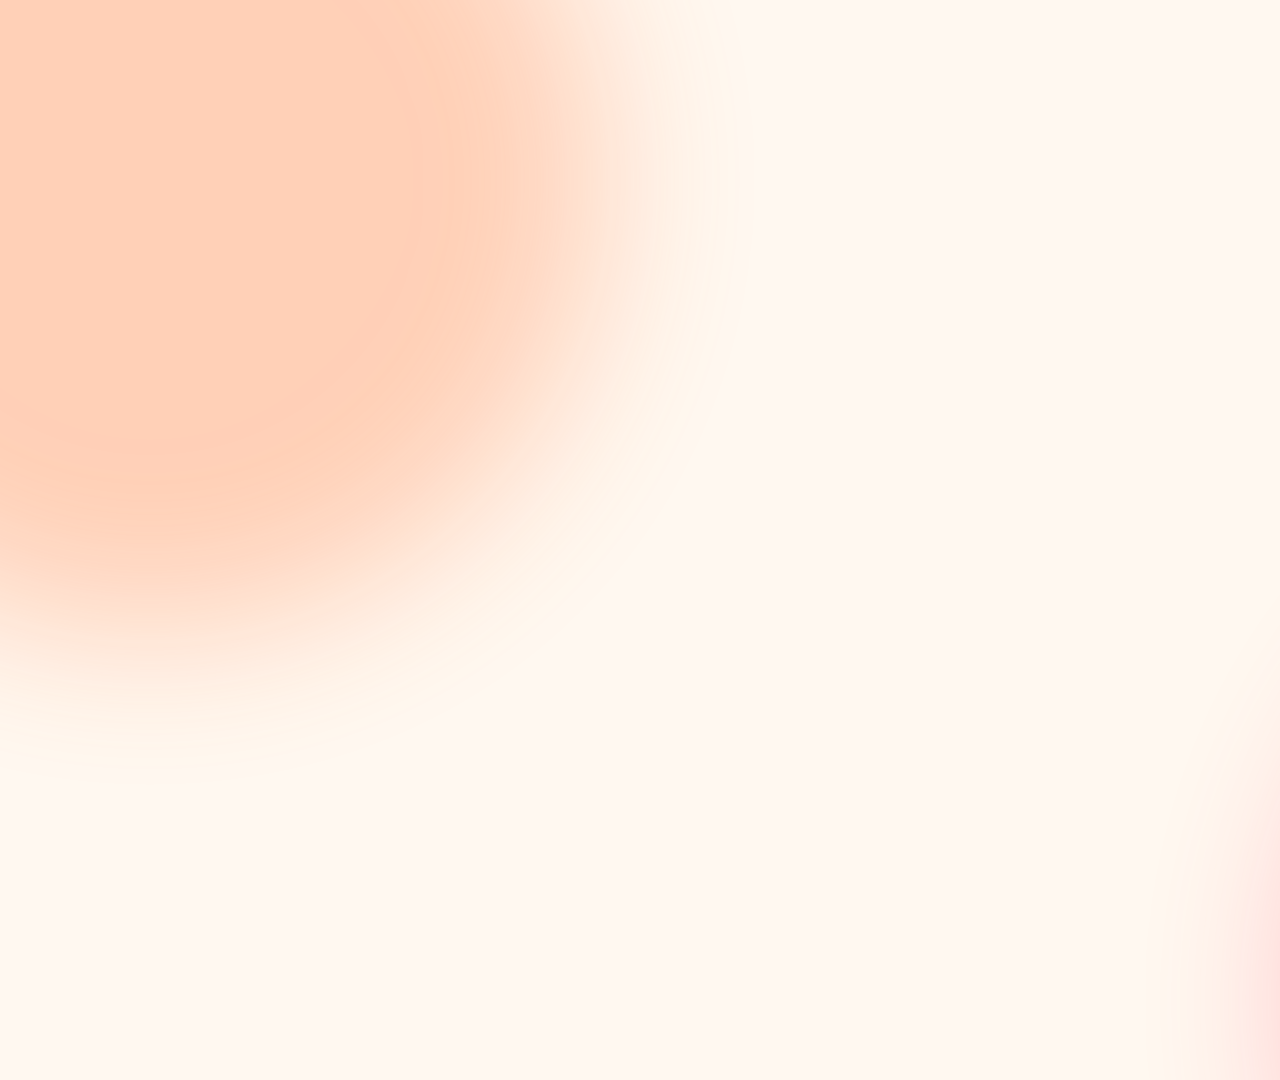
<file: video/index.html>
<!DOCTYPE html>
<html lang="fr">
<head>
<meta charset="utf-8">
<title>Friandeasy – vidéo de présentation (source)</title>
<!--
  Vidéo de présentation 20 s, 1920×1080, 30 i/s. Animations pilotées par une timeline JS déterministe :
  window.seek(t) place chaque élément à l'instant t (secondes). Rendu image par image : node render.js
  Aperçu dans le navigateur : ouvrir ce fichier avec ?play=1 (lecture en boucle).
  Identité du site : orange #FF7A3D, rose #FF4D6D (dégradé du logo), encre #2B2B33, fond crème #FFF8F0, Poppins.
-->
<style>
  @font-face { font-family: "Poppins"; font-weight: 800; src: url("fonts/Poppins-ExtraBold.ttf") format("truetype"); }
  @font-face { font-family: "Poppins"; font-weight: 600; src: url("fonts/Poppins-SemiBold.ttf") format("truetype"); }
  :root { --orange: #FF7A3D; --pink: #FF4D6D; --ink: #2B2B33; --cream: #FFF8F0; --grad: linear-gradient(135deg, var(--orange), var(--pink)); }
  * { box-sizing: border-box; margin: 0; padding: 0; }
  html, body { width: 1920px; height: 1080px; overflow: hidden; background: var(--cream); }
  #stage { position: relative; width: 1920px; height: 1080px; overflow: hidden; background: var(--cream);
           font-family: "Poppins", sans-serif; color: var(--ink); }
  .blob { position: absolute; border-radius: 50%; filter: blur(80px); opacity: .32; will-change: transform; }
  .blob--o { width: 900px; height: 900px; background: var(--orange); left: -300px; top: -350px; }
  .blob--p { width: 1000px; height: 1000px; background: var(--pink); right: -380px; bottom: -420px; }
  .scene { position: absolute; inset: 0; display: flex; flex-direction: column; align-items: center; justify-content: center; text-align: center; }
  .el { will-change: transform, opacity; opacity: 0; }
  h1, .title { font-weight: 800; font-size: 120px; line-height: 1.08; letter-spacing: -.02em; }
  .title--m { font-size: 88px; }
  /* padding bas : le dégradé couvre aussi les jambages (g, p) au lieu de les couper */
  .grad { background: var(--grad); -webkit-background-clip: text; background-clip: text; color: transparent; padding: 0 .06em .16em; margin-bottom: -.16em; }
  .text { font-weight: 600; font-size: 48px; line-height: 1.3; }

  /* Scène 2 */
  .logo-h { width: 760px; height: auto; margin-bottom: 56px; }

  /* Scène 3 */
  .cats { display: flex; gap: 48px; margin-top: 64px; }
  .cat { width: 500px; height: 440px; border-radius: 40px; background: #fff; border: 4px solid transparent;
         box-shadow: 0 24px 60px rgba(43, 43, 51, .10); display: flex; flex-direction: column; align-items: center; justify-content: center; gap: 28px; }
  .cat.is-on { border-color: var(--pink); box-shadow: 0 30px 70px rgba(255, 77, 109, .25); }
  .cat__ico { width: 200px; height: 200px; border-radius: 50%; background: var(--grad); display: grid; place-items: center; }
  .cat__ico svg { width: 128px; height: 128px; }
  .cat__label { font-weight: 800; font-size: 52px; line-height: 1.1; padding: 0 20px; }

  /* Scène 4 */
  .resid { display: flex; align-items: center; gap: 110px; }
  .resid__art { position: relative; width: 560px; height: 640px; }
  .resid__art svg.building { position: absolute; left: 0; bottom: 0; width: 560px; height: 560px; }
  .pin { position: absolute; left: 50%; top: 0; width: 150px; height: 190px; margin-left: -75px; }
  .resid__txt { text-align: left; }
  .badge { display: inline-flex; align-items: center; gap: 22px; margin-top: 40px; padding: 18px 40px 18px 26px; border-radius: 999px;
           background: var(--grad); color: #fff; font-weight: 800; font-size: 72px; line-height: 1; }
  .badge svg { width: 76px; height: 76px; }

  /* Scène 5 */
  .icon-logo { width: 190px; height: 190px; margin-bottom: 48px; }
  .contact { margin-top: 44px; display: flex; flex-direction: column; gap: 18px; align-items: center; }
  .pill { display: inline-flex; align-items: center; gap: 18px; font-weight: 600; font-size: 52px; padding: 14px 44px; border-radius: 999px; background: #fff;
          box-shadow: 0 16px 40px rgba(43, 43, 51, .08); }
  .pill svg { width: 52px; height: 52px; }
  .pill--grad { background: var(--grad); color: #fff; font-weight: 800; }
</style>
</head>
<body>
<div id="stage">
  <div class="blob blob--o" id="blobO"></div>
  <div class="blob blob--p" id="blobP"></div>

  <!-- 1. Accroche (0–2,7 s) -->
  <section class="scene" id="s1">
    <div id="s1group">
      <h1 class="el" id="s1a">Un petit creux&nbsp;?</h1>
      <h1 class="el grad" id="s1b">Une urgence&nbsp;?</h1>
    </div>
  </section>

  <!-- 2. Marque (2,7–6,9 s) -->
  <section class="scene" id="s2">
    <img class="el logo-h" id="s2logo" src="../assets/logo-horizontal.svg" alt="Friandeasy">
    <p class="el title title--m" id="s2a">Le distributeur</p>
    <p class="el title title--m grad" id="s2b">de votre résidence</p>
  </section>

  <!-- 3. Catégories (6,9–11,6 s) -->
  <section class="scene" id="s3">
    <p class="el title title--m" id="s3t">Dans votre distributeur</p>
    <div class="cats" id="cats">
      <div class="cat el" id="c1">
        <div class="cat__ico"><svg viewBox="0 0 100 100" aria-hidden="true"><!-- paquet de snacks -->
          <path d="M26 16h48l-4 10 4 10v46l-6 6H32l-6-6V36l4-10z" fill="#fff"/><path d="M26 16h48l-4 10H30z" fill="#FFD9C7"/>
          <circle cx="50" cy="58" r="14" fill="#FF7A3D"/><circle cx="50" cy="58" r="6" fill="#fff"/></svg></div>
        <div class="cat__label">Snacks</div>
      </div>
      <div class="cat el" id="c2">
        <div class="cat__ico"><svg viewBox="0 0 100 100" aria-hidden="true"><!-- produits du quotidien : tube + brosse -->
          <rect x="22" y="30" width="24" height="56" rx="6" fill="#fff"/><rect x="27" y="20" width="14" height="12" rx="3" fill="#FFD9C7"/>
          <rect x="22" y="52" width="24" height="12" fill="#FF7A3D"/>
          <rect x="60" y="34" width="10" height="54" rx="5" fill="#fff"/><rect x="58" y="12" width="14" height="26" rx="4" fill="#FFD9C7"/>
          <path d="M60 16h10M60 22h10M60 28h10" stroke="#FF4D6D" stroke-width="3" stroke-linecap="round"/></svg></div>
        <div class="cat__label">Produits du quotidien</div>
      </div>
      <div class="cat el" id="c3">
        <div class="cat__ico"><svg viewBox="0 0 100 100" aria-hidden="true"><!-- canette + bouteille -->
          <rect x="18" y="30" width="30" height="56" rx="7" fill="#fff"/><rect x="18" y="48" width="30" height="20" fill="#FF4D6D"/><rect x="24" y="26" width="18" height="5" rx="2" fill="#FFD9C7"/>
          <path d="M62 24h14v8l6 10v38a6 6 0 0 1-6 6H62a6 6 0 0 1-6-6V42l6-10z" fill="#fff"/><rect x="61" y="14" width="16" height="10" rx="3" fill="#FFD9C7"/>
          <rect x="56" y="54" width="26" height="14" fill="#FF7A3D"/></svg></div>
        <div class="cat__label">Boissons</div>
      </div>
    </div>
  </section>

  <!-- 4. Résidences 24h/24 (11,6–15,4 s) -->
  <section class="scene" id="s4">
    <div class="resid">
      <div class="resid__art el" id="s4art">
        <svg class="building" viewBox="0 0 560 560" aria-hidden="true">
          <rect x="60" y="120" width="300" height="440" rx="18" fill="#2B2B33"/>
          <rect x="330" y="230" width="190" height="330" rx="18" fill="#3A3A45"/>
          <rect x="60" y="100" width="300" height="34" rx="10" fill="#FF4D6D"/>
          <g id="win"></g>
          <rect x="170" y="470" width="80" height="90" rx="10" fill="#FF7A3D"/>
          <rect x="0" y="548" width="560" height="12" rx="6" fill="#2B2B33" opacity=".25"/>
        </svg>
        <svg class="pin" id="s4pin" viewBox="0 0 150 190" aria-hidden="true">
          <defs><linearGradient id="pg" x1="0" y1="0" x2="1" y2="1"><stop offset="0" stop-color="#FF7A3D"/><stop offset="1" stop-color="#FF4D6D"/></linearGradient></defs>
          <path d="M75 186S10 112 10 68a65 65 0 0 1 130 0c0 44-65 118-65 118z" fill="url(#pg)"/>
          <circle cx="75" cy="68" r="26" fill="#fff"/>
        </svg>
      </div>
      <div class="resid__txt">
        <p class="el title title--m" id="s4a">Dans les résidences</p>
        <p class="el title title--m" id="s4b">étudiantes</p>
        <div class="el badge" id="s4c"><svg viewBox="0 0 24 24" aria-hidden="true"><circle cx="12" cy="12" r="9.5" fill="none" stroke="#fff" stroke-width="2.4"/><path d="M12 6.5V12l3.8 2.4" fill="none" stroke="#fff" stroke-width="2.4" stroke-linecap="round"/></svg>24h/24</div>
      </div>
    </div>
  </section>

  <!-- 5. Contact (15,4–20 s) -->
  <section class="scene" id="s5">
    <img class="el icon-logo" id="s5logo" src="../assets/favicon.svg" alt="">
    <p class="el title title--m" id="s5a">N'hésitez pas à nous contacter</p>
    <div class="contact">
      <div class="el pill" id="s5b"><svg viewBox="0 0 24 24" aria-hidden="true"><rect x="3" y="5" width="18" height="14" rx="3" fill="none" stroke="#FF4D6D" stroke-width="2"/><path d="M4 7l8 6 8-6" fill="none" stroke="#FF4D6D" stroke-width="2" stroke-linejoin="round"/></svg>contact@friandeasy.fr</div>
      <div class="el pill pill--grad" id="s5c">friandeasy.fr</div>
    </div>
  </section>
</div>

<script>
(() => {
  const DURATION = 20, FPS = 30, TR = 0.3;               // transitions de 0,3 s
  // Courbe cubic-bezier(.22, 1, .36, 1) (sortie douce), résolue numériquement
  function bezier(x1, y1, x2, y2) {
    const cx = 3 * x1, bx = 3 * (x2 - x1) - cx, ax = 1 - cx - bx, cy = 3 * y1, by = 3 * (y2 - y1) - cy, ay = 1 - cy - by;
    const X = t => ((ax * t + bx) * t + cx) * t, Y = t => ((ay * t + by) * t + cy) * t, dX = t => (3 * ax * t + 2 * bx) * t + cx;
    return x => { if (x <= 0) return 0; if (x >= 1) return 1; let t = x; for (let i = 0; i < 8; i++) { const d = dX(t); if (Math.abs(d) < 1e-6) break; t -= (X(t) - x) / d; } return Y(Math.min(1, Math.max(0, t))); };
  }
  const easeOut = bezier(.22, 1, .36, 1), easeIn = bezier(.55, 0, .78, .34), easeInOut = bezier(.65, 0, .35, 1);
  const clamp = (x, a = 0, b = 1) => Math.min(b, Math.max(a, x));
  const $ = id => document.getElementById(id);

  // Entrée à tIn, sortie à tOut (chacune dure TR). Renvoie 0..1 (visibilité) + phase.
  function vis(t, tIn, tOut) {
    if (t < tIn || t >= tOut + TR) return { v: 0, k: 'off' };
    if (t < tIn + TR) return { v: easeOut((t - tIn) / TR), k: 'in' };
    if (t >= tOut) return { v: 1 - easeIn((t - tOut) / TR), k: 'out' };
    return { v: 1, k: 'on' };
  }
  // Applique une entrée « fondu + glissé (+ zoom) »
  function apply(el, t, tIn, tOut, o = {}) {
    const s = vis(t, tIn, tOut), dy = o.dy ?? 40, z0 = o.z0 ?? 1, z1 = o.z1 ?? 1;
    el.style.opacity = s.v;
    const y = s.k === 'in' ? (1 - s.v) * dy : s.k === 'out' ? -(1 - s.v) * dy * .6 : 0;
    const z = s.k === 'in' ? z0 + (1 - z0) * s.v : s.k === 'out' ? 1 + (z1 - 1) * (1 - s.v) : 1;
    el.style.transform = `translateY(${y}px) scale(${z})`;
    return s;
  }

  // Fenêtres de l'immeuble (générées) : elles s'allument une à une
  const win = $('win'), WINS = [];
  for (let r = 0; r < 6; r++) for (let c = 0; c < 4; c++) {
    const w = document.createElementNS('http://www.w3.org/2000/svg', 'rect');
    w.setAttribute('x', 88 + c * 66); w.setAttribute('y', 160 + r * 50); w.setAttribute('width', 42); w.setAttribute('height', 30); w.setAttribute('rx', 6);
    win.appendChild(w); WINS.push(w);
  }
  for (let r = 0; r < 5; r++) for (let c = 0; c < 2; c++) {
    const w = document.createElementNS('http://www.w3.org/2000/svg', 'rect');
    w.setAttribute('x', 366 + c * 70); w.setAttribute('y', 262 + r * 52); w.setAttribute('width', 46); w.setAttribute('height', 30); w.setAttribute('rx', 6);
    win.appendChild(w); WINS.push(w);
  }
  const ORDER = WINS.map((_, i) => (i * 7) % WINS.length);   // ordre d'allumage pseudo-aléatoire, déterministe

  function seek(t) {
    t = ((t % DURATION) + DURATION) % DURATION;
    // Fond : deux halos qui dérivent en boucle (période = durée de la vidéo)
    const a = t / DURATION * Math.PI * 2;
    $('blobO').style.transform = `translate(${Math.sin(a) * 120}px, ${Math.cos(a) * 80}px)`;
    $('blobP').style.transform = `translate(${-Math.sin(a) * 140}px, ${-Math.cos(a) * 60 + 60}px)`;

    // 1. Accroche : fondu + zoom, léger zoom continu du groupe
    apply($('s1a'), t, 0, 2.4, { dy: 0, z0: 1.25, z1: 1.15 });
    apply($('s1b'), t, 1.15, 2.4, { dy: 0, z0: 1.25, z1: 1.15 });
    $('s1group').style.transform = `scale(${1 + .06 * clamp(t / 2.7)})`;

    // 2. Marque
    apply($('s2logo'), t, 2.7, 6.6, { dy: 30, z0: .9 });
    apply($('s2a'), t, 2.95, 6.6);
    apply($('s2b'), t, 3.2, 6.6);

    // 3. Catégories, une toutes les 3 s ; la catégorie courante est mise en avant
    apply($('s3t'), t, 6.9, 11.3);
    // la rangée reste centrée sur les cartes déjà apparues
    const k = easeOut(clamp((t - 8.2) / TR)) + easeOut(clamp((t - 9.9) / TR));
    $('cats').style.transform = `translateX(${(2 - k) * (500 + 48) / 2}px)`;
    [['c1', 7.05], ['c2', 8.2], ['c3', 9.9]].forEach(([id, t0], i, arr) => {
      const el = $(id), s = vis(t, t0, 11.3);
      const next = arr[i + 1] ? arr[i + 1][1] : 11.3;
      const on = t >= t0 && t < next;
      const focus = on ? easeOut(clamp((t - t0) / TR)) : (t >= next && t < 11.3 ? 1 - easeOut(clamp((t - next) / TR)) : 0);
      el.classList.toggle('is-on', on);
      el.style.opacity = s.k === 'on' ? (.7 + .3 * focus) : s.v * (s.k === 'out' ? .7 : 1);
      const y = s.k === 'in' ? (1 - s.v) * 80 : s.k === 'out' ? -(1 - s.v) * 30 : 0;
      el.style.transform = `translateY(${y}px) scale(${(s.k === 'in' ? .85 + .15 * s.v : 1) * (1 + .06 * focus)})`;
    });

    // 4. Résidences 24h/24 : immeuble, fenêtres qui s'allument, pin qui tombe
    apply($('s4art'), t, 11.6, 15.1, { dy: 60 });
    apply($('s4a'), t, 11.85, 15.1);
    apply($('s4b'), t, 12.05, 15.1);
    apply($('s4c'), t, 13.1, 15.1, { z0: .7 });
    const lit = clamp((t - 11.8) / 2.2) * WINS.length;
    WINS.forEach((w, i) => w.setAttribute('fill', ORDER[i] < lit ? (ORDER[i] % 3 ? '#FFD9C7' : '#FF7A3D') : '#45455A'));
    const pd = t - 12.0, pin = $('s4pin');
    if (pd < 0) { pin.style.opacity = 0; }
    else {
      const p = clamp(pd / .45), drop = p < 1 ? -260 * (1 - easeIn(p)) : 0, bounce = pd > .45 && pd < .9 ? -Math.sin((pd - .45) / .45 * Math.PI) * 26 : 0;
      const fade = t >= 15.1 ? 1 - easeIn(clamp((t - 15.1) / TR)) : 1;
      pin.style.opacity = clamp(p * 3) * fade; pin.style.transform = `translateY(${drop + bounce}px)`;
    }

    // 5. Contact, puis fondu vers le fond neutre = première image (boucle propre)
    apply($('s5logo'), t, 15.4, 19.7, { dy: 30, z0: .8 });
    apply($('s5a'), t, 15.55, 19.7);
    apply($('s5b'), t, 15.7, 19.7);
    apply($('s5c'), t, 15.85, 19.7);
  }

  window.DURATION = DURATION; window.FPS = FPS; window.seek = seek;
  window.ready = Promise.all([document.fonts.load('800 80px Poppins'), document.fonts.load('600 40px Poppins'),
    ...[...document.images].map(i => i.complete ? 1 : new Promise(r => { i.onload = i.onerror = r; }))]).then(() => { seek(0); return true; });
  if (new URLSearchParams(location.search).get('play')) window.ready.then(() => {
    const t0 = performance.now(); (function loop() { seek((performance.now() - t0) / 1000); requestAnimationFrame(loop); })();
  });
})();
</script>
</body>
</html>
</file>
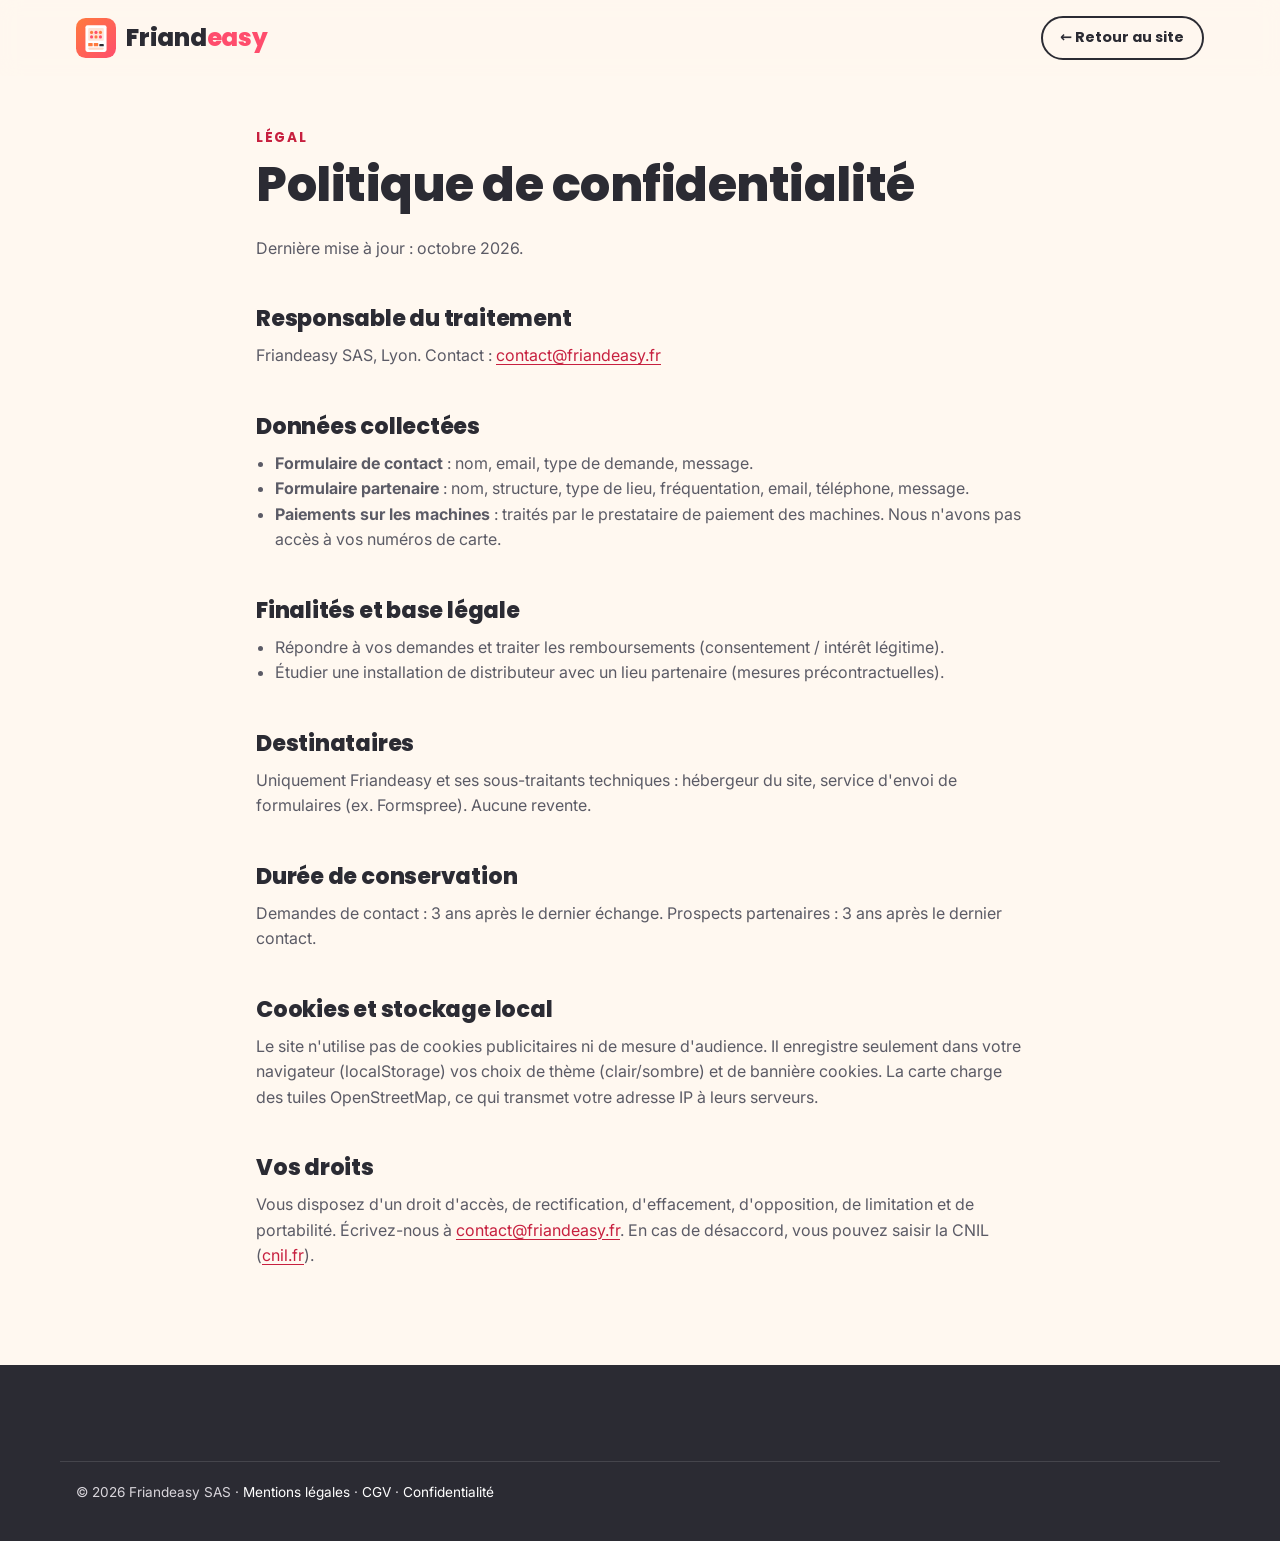
<file: confidentialite.html>
<!DOCTYPE html>
<html lang="fr">
<head>
  <meta charset="UTF-8">
  <meta name="viewport" content="width=device-width, initial-scale=1">
  <title>Politique de confidentialité – Friandeasy</title>
  <meta name="description" content="Comment Friandeasy protège vos données personnelles.">
  <meta name="robots" content="noindex, follow">
  <link rel="icon" href="assets/favicon.svg" type="image/svg+xml">
  <script>(function(){try{var t=localStorage.getItem('fz-theme');if(t)document.documentElement.setAttribute('data-theme',t);}catch(e){}})();</script>
  <link rel="preconnect" href="https://fonts.googleapis.com">
  <link rel="preconnect" href="https://fonts.gstatic.com" crossorigin>
  <link href="https://fonts.googleapis.com/css2?family=Inter:wght@400;500;600&family=Poppins:wght@700;800&display=swap" rel="stylesheet">
  <link rel="stylesheet" href="style.css?v=4">
</head>
<body>
  <a class="skip-link" href="#main">Aller au contenu</a>
  <header class="header">
    <nav class="nav container" aria-label="Navigation">
      <a href="index.html" class="logo" aria-label="Friandeasy – accueil">
        <img src="assets/favicon.svg" alt="" width="40" height="40" class="logo__icon">
        <span class="logo__word">Friand<span>easy</span></span>
      </a>
      <a href="index.html" class="btn btn--ghost btn--sm">← Retour au site</a>
    </nav>
  </header>
  <main id="main" class="legal">
    <div class="container container--narrow">
      <span class="eyebrow">Légal</span>
      <h1>Politique de confidentialité</h1>
      <p>Dernière mise à jour : octobre 2026.</p>

      <h2>Responsable du traitement</h2>
      <p>Friandeasy SAS, Lyon. Contact : <a href="mailto:contact@friandeasy.fr">contact@friandeasy.fr</a></p>

      <h2>Données collectées</h2>
      <ul>
        <li><strong>Formulaire de contact</strong> : nom, email, type de demande, message.</li>
        <li><strong>Formulaire partenaire</strong> : nom, structure, type de lieu, fréquentation, email, téléphone, message.</li>
        <li><strong>Paiements sur les machines</strong> : traités par le prestataire de paiement des machines. Nous n'avons pas accès à vos numéros de carte.</li>
      </ul>

      <h2>Finalités et base légale</h2>
      <ul>
        <li>Répondre à vos demandes et traiter les remboursements (consentement / intérêt légitime).</li>
        <li>Étudier une installation de distributeur avec un lieu partenaire (mesures précontractuelles).</li>
      </ul>

      <h2>Destinataires</h2>
      <p>Uniquement Friandeasy et ses sous-traitants techniques : hébergeur du site, service d'envoi de formulaires (ex. Formspree). Aucune revente.</p>

      <h2>Durée de conservation</h2>
      <p>Demandes de contact : 3 ans après le dernier échange. Prospects partenaires : 3 ans après le dernier contact.</p>

      <h2>Cookies et stockage local</h2>
      <p>Le site n'utilise pas de cookies publicitaires ni de mesure d'audience. Il enregistre seulement dans votre navigateur (localStorage) vos choix de thème (clair/sombre) et de bannière cookies. La carte charge des tuiles OpenStreetMap, ce qui transmet votre adresse IP à leurs serveurs.</p>

      <h2>Vos droits</h2>
      <p>Vous disposez d'un droit d'accès, de rectification, d'effacement, d'opposition, de limitation et de portabilité. Écrivez-nous à <a href="mailto:contact@friandeasy.fr">contact@friandeasy.fr</a>. En cas de désaccord, vous pouvez saisir la CNIL (<a href="https://www.cnil.fr" target="_blank" rel="noopener">cnil.fr</a>).</p>
    </div>
  </main>
  <footer class="footer">
    <div class="container footer__bottom">
      <p>© 2026 Friandeasy SAS · <a href="mentions-legales.html">Mentions légales</a> · <a href="mentions-legales.html#cgv">CGV</a> · <a href="confidentialite.html">Confidentialité</a></p>
    </div>
  </footer>
</body>
</html>
</file>
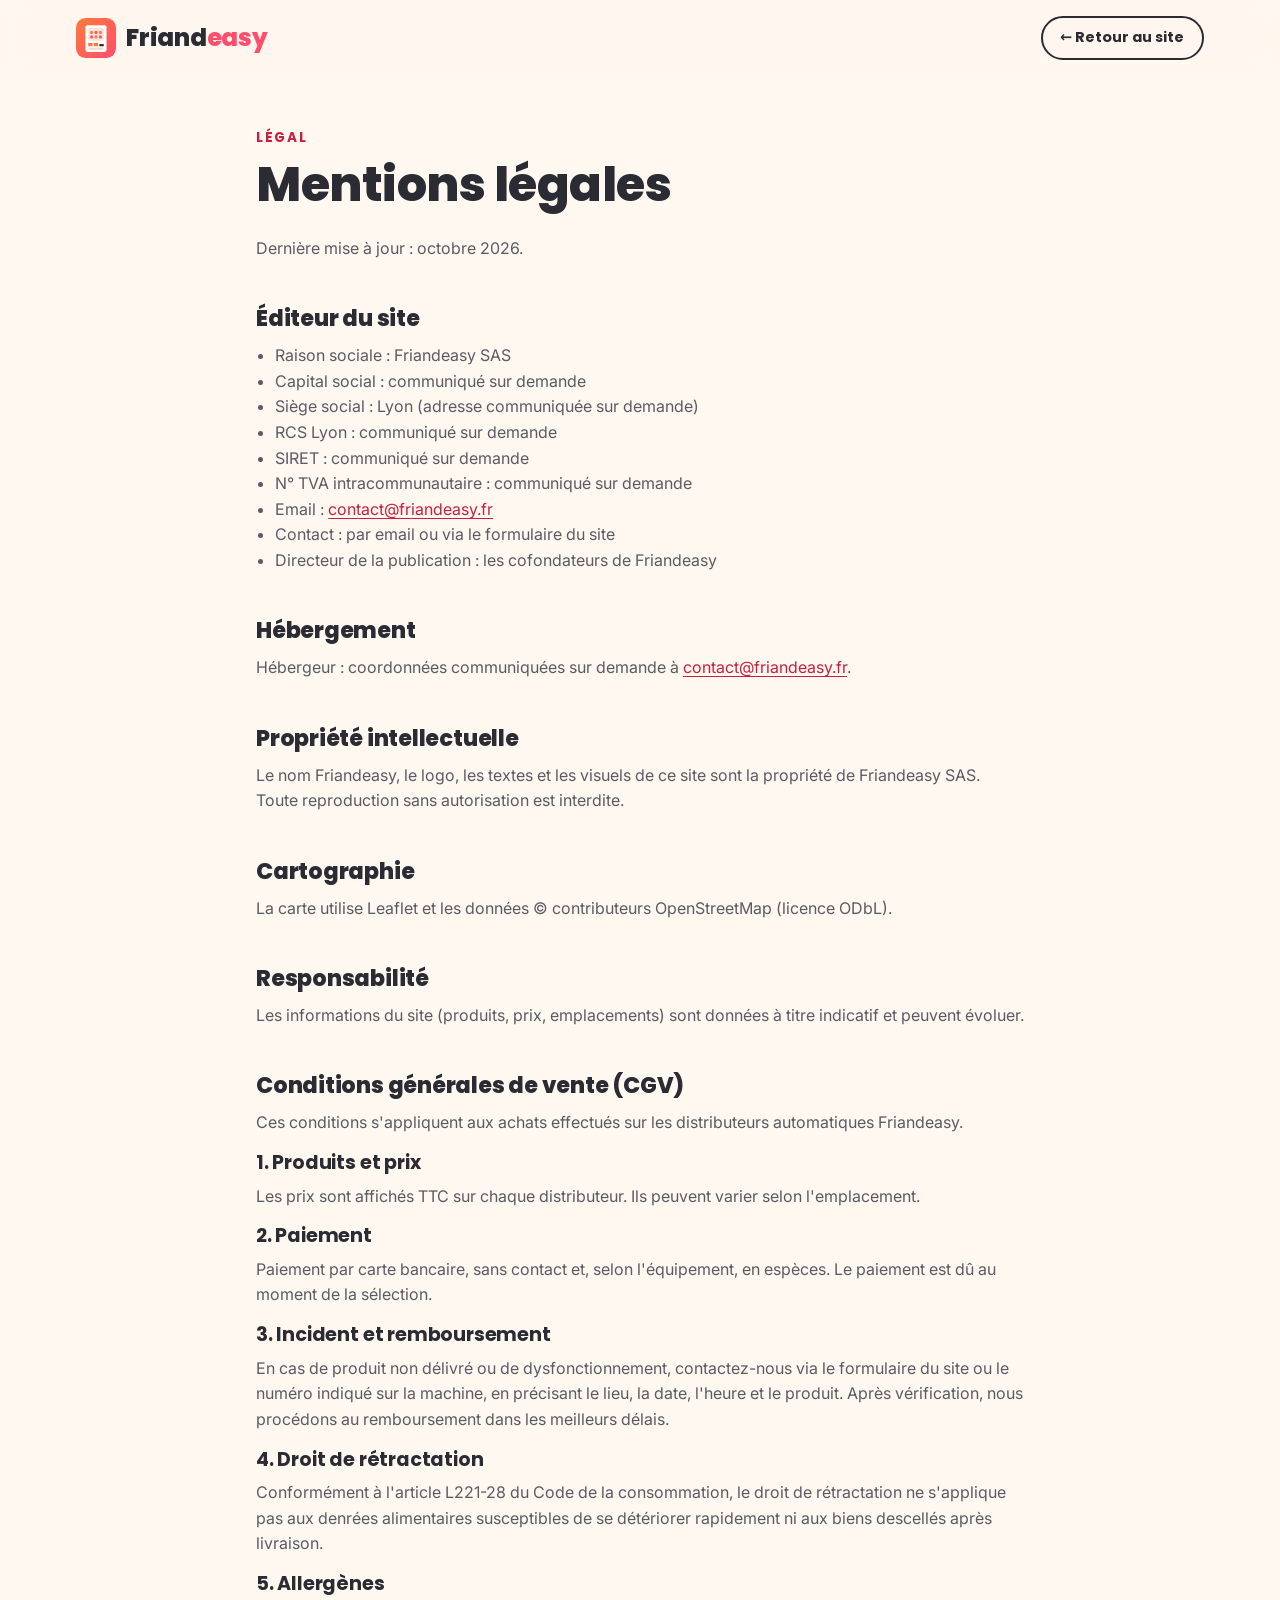
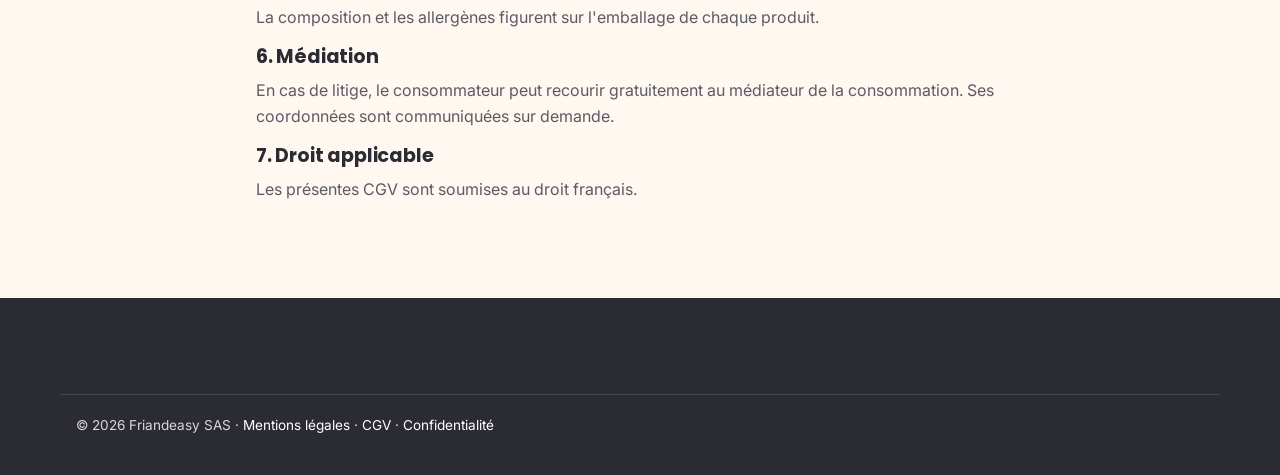
<file: mentions-legales.html>
<!DOCTYPE html>
<html lang="fr">
<head>
  <meta charset="UTF-8">
  <meta name="viewport" content="width=device-width, initial-scale=1">
  <title>Mentions légales & CGV – Friandeasy</title>
  <meta name="description" content="Mentions légales et conditions générales de vente de Friandeasy SAS.">
  <meta name="robots" content="noindex, follow">
  <link rel="icon" href="assets/favicon.svg" type="image/svg+xml">
  <script>(function(){try{var t=localStorage.getItem('fz-theme');if(t)document.documentElement.setAttribute('data-theme',t);}catch(e){}})();</script>
  <link rel="preconnect" href="https://fonts.googleapis.com">
  <link rel="preconnect" href="https://fonts.gstatic.com" crossorigin>
  <link href="https://fonts.googleapis.com/css2?family=Inter:wght@400;500;600&family=Poppins:wght@700;800&display=swap" rel="stylesheet">
  <link rel="stylesheet" href="style.css?v=4">
</head>
<body>
  <a class="skip-link" href="#main">Aller au contenu</a>
  <header class="header">
    <nav class="nav container" aria-label="Navigation">
      <a href="index.html" class="logo" aria-label="Friandeasy – accueil">
        <img src="assets/favicon.svg" alt="" width="40" height="40" class="logo__icon">
        <span class="logo__word">Friand<span>easy</span></span>
      </a>
      <a href="index.html" class="btn btn--ghost btn--sm">← Retour au site</a>
    </nav>
  </header>
  <main id="main" class="legal">
    <div class="container container--narrow">
      <span class="eyebrow">Légal</span>
      <h1>Mentions légales</h1>
      <p>Dernière mise à jour : octobre 2026.</p>

      <h2>Éditeur du site</h2>
      <ul>
        <li>Raison sociale : Friandeasy SAS</li>
        <li>Capital social : communiqué sur demande</li>
        <li>Siège social : Lyon (adresse communiquée sur demande)</li>
        <li>RCS Lyon : communiqué sur demande</li>
        <li>SIRET : communiqué sur demande</li>
        <li>N° TVA intracommunautaire : communiqué sur demande</li>
        <li>Email : <a href="mailto:contact@friandeasy.fr">contact@friandeasy.fr</a></li>
        <li>Contact : par email ou via le formulaire du site</li>
        <li>Directeur de la publication : les cofondateurs de Friandeasy</li>
      </ul>

      <h2>Hébergement</h2>
      <p>Hébergeur : coordonnées communiquées sur demande à <a href="mailto:contact@friandeasy.fr">contact@friandeasy.fr</a>.</p>

      <h2>Propriété intellectuelle</h2>
      <p>Le nom Friandeasy, le logo, les textes et les visuels de ce site sont la propriété de Friandeasy SAS. Toute reproduction sans autorisation est interdite.</p>

      <h2>Cartographie</h2>
      <p>La carte utilise Leaflet et les données © contributeurs OpenStreetMap (licence ODbL).</p>

      <h2>Responsabilité</h2>
      <p>Les informations du site (produits, prix, emplacements) sont données à titre indicatif et peuvent évoluer.</p>

      <h2 id="cgv">Conditions générales de vente (CGV)</h2>
      <p>Ces conditions s'appliquent aux achats effectués sur les distributeurs automatiques Friandeasy.</p>
      <h3>1. Produits et prix</h3>
      <p>Les prix sont affichés TTC sur chaque distributeur. Ils peuvent varier selon l'emplacement.</p>
      <h3>2. Paiement</h3>
      <p>Paiement par carte bancaire, sans contact et, selon l'équipement, en espèces. Le paiement est dû au moment de la sélection.</p>
      <h3>3. Incident et remboursement</h3>
      <p>En cas de produit non délivré ou de dysfonctionnement, contactez-nous via le formulaire du site ou le numéro indiqué sur la machine, en précisant le lieu, la date, l'heure et le produit. Après vérification, nous procédons au remboursement dans les meilleurs délais.</p>
      <h3>4. Droit de rétractation</h3>
      <p>Conformément à l'article L221-28 du Code de la consommation, le droit de rétractation ne s'applique pas aux denrées alimentaires susceptibles de se détériorer rapidement ni aux biens descellés après livraison.</p>
      <h3>5. Allergènes</h3>
      <p>La composition et les allergènes figurent sur l'emballage de chaque produit.</p>
      <h3>6. Médiation</h3>
      <p>En cas de litige, le consommateur peut recourir gratuitement au médiateur de la consommation. Ses coordonnées sont communiquées sur demande.</p>
      <h3>7. Droit applicable</h3>
      <p>Les présentes CGV sont soumises au droit français.</p>
    </div>
  </main>
  <footer class="footer">
    <div class="container footer__bottom">
      <p>© 2026 Friandeasy SAS · <a href="mentions-legales.html">Mentions légales</a> · <a href="mentions-legales.html#cgv">CGV</a> · <a href="confidentialite.html">Confidentialité</a></p>
    </div>
  </footer>
</body>
</html>
</file>
<file: style.css>
/* =========================================================
   FRIANDEASY – Feuille de style
   Mobile-first. Couleurs extraites du logo + charte.
   Sommaire :
   1. Variables   2. Base   3. Utilitaires & composants
   4. Header/Nav  5. Sections (hero → contact)
   6. Footer, cookies, to-top   7. Animations   8. Responsive
   ========================================================= */

/* ---------- 1. VARIABLES ---------- */
:root {
  /* Marque (logo) */
  --orange: #FF7A3D;          /* orange gourmand (dégradé logo, départ) */
  --pink: #FF4D6D;            /* rose corail (« easy », dégradé logo, arrivée) */
  --ink: #2B2B33;             /* texte / bleu nuit du logo */
  --peach: #FFE3D6;           /* écran de la machine */
  --peach-2: #FFD9C7;         /* fente de la machine */
  --grey: #8A8A93;            /* baseline du logo (décoratif uniquement) */
  /* Charte */
  --yellow: #FFD23F;          /* accent sucré */
  --turq: #2EC4B6;            /* succès / healthy */
  --cream: #FFF8F0;           /* fond */

  /* Variantes accessibles pour du texte (contraste AA sur fond clair) */
  --orange-ink: #B8480F;
  --pink-ink: #C7203F;
  --turq-ink: #13786E;

  --grad: linear-gradient(135deg, var(--orange), var(--pink));

  /* Tokens de thème (clair par défaut) */
  --bg: var(--cream);
  --bg-tint: #FFEFE4;
  --surface: #FFFFFF;
  --text: var(--ink);
  --muted: #5B5B66;
  --border: #F1DDD0;
  --link: var(--pink-ink);
  --error: #C41E3A;
  --success: var(--turq-ink);

  /* Formes */
  --r-sm: 12px;
  --r: 18px;
  --r-lg: 24px;
  --r-pill: 999px;
  --shadow: 0 6px 20px rgba(43, 43, 51, .08);
  --shadow-lg: 0 18px 44px rgba(255, 77, 109, .18);

  /* Typo */
  --f-title: "Poppins", system-ui, sans-serif;
  --f-body: "Inter", system-ui, -apple-system, "Segoe UI", sans-serif;

  --container: 1160px;
  --header-h: 68px;
  --banner-h: 0px;            /* hauteur du bandeau chantier, mise à jour par script.js */
  color-scheme: light;
}

/* Mode sombre : auto (préférence système) sauf choix manuel « light » */
@media (prefers-color-scheme: dark) {
  :root:not([data-theme="light"]) {
    --bg: #17171D;
    --bg-tint: #1F1F27;
    --surface: #25252E;
    --text: #FFF3EA;
    --muted: #C4C1C8;
    --border: #36363F;
    --link: #FF8FA3;
    --error: #FF8FA3;
    --success: #5FE0D3;
    --shadow: 0 6px 20px rgba(0, 0, 0, .35);
    color-scheme: dark;
  }
}
:root[data-theme="dark"] {
  --bg: #17171D;
  --bg-tint: #1F1F27;
  --surface: #25252E;
  --text: #FFF3EA;
  --muted: #C4C1C8;
  --border: #36363F;
  --link: #FF8FA3;
  --error: #FF8FA3;
  --success: #5FE0D3;
  --shadow: 0 6px 20px rgba(0, 0, 0, .35);
  color-scheme: dark;
}

/* ---------- 2. BASE ---------- */
*, *::before, *::after { box-sizing: border-box; }
html { scroll-behavior: smooth; scroll-padding-top: calc(var(--header-h) + var(--banner-h) + 12px); -webkit-text-size-adjust: 100%; }
body {
  margin: 0;
  font-family: var(--f-body);
  font-size: 1rem;
  line-height: 1.6;
  color: var(--text);
  background: var(--bg);
  overflow-x: hidden;
  transition: background-color .3s, color .3s;
}
h1, h2, h3 { font-family: var(--f-title); line-height: 1.15; margin: 0 0 .5em; letter-spacing: -.01em; }
h1 { font-size: clamp(2.2rem, 7vw, 3.8rem); font-weight: 800; }
h2 { font-size: clamp(1.8rem, 5vw, 2.6rem); font-weight: 800; }
h3 { font-size: 1.2rem; font-weight: 700; }
p { margin: 0 0 1em; }
a { color: var(--link); text-underline-offset: 3px; }
img, svg { max-width: 100%; display: block; }
ul, ol { padding: 0; margin: 0; list-style: none; }
button, input, select, textarea { font: inherit; color: inherit; }

/* Focus visible bien marqué */
:focus-visible { outline: 3px solid var(--pink); outline-offset: 3px; border-radius: 6px; }

.sprite { position: absolute; width: 0; height: 0; overflow: hidden; }
.icon { width: 1.25em; height: 1.25em; flex-shrink: 0; }

.skip-link {
  position: absolute; left: 1rem; top: -100px; z-index: 200;
  background: var(--ink); color: #fff; padding: .6rem 1rem; border-radius: var(--r-sm);
}
.skip-link:focus { top: 1rem; }

/* ---------- 3. COMPOSANTS ---------- */
.container { width: 100%; max-width: var(--container); margin: 0 auto; padding: 0 16px; }
.container--narrow { max-width: 800px; }

.section { padding: 72px 0; }
.section--tint { background: var(--bg-tint); }
.section__head { text-align: center; max-width: 640px; margin: 0 auto 40px; }
.section__head p { color: var(--muted); }

.eyebrow {
  display: inline-block; font-family: var(--f-title); font-weight: 700;
  font-size: .85rem; text-transform: uppercase; letter-spacing: .12em;
  color: var(--pink-ink); margin-bottom: .5rem;
}
:root[data-theme="dark"] .eyebrow { color: #FF8FA3; }
@media (prefers-color-scheme: dark) { :root:not([data-theme="light"]) .eyebrow { color: #FF8FA3; } }

.grad-text { background: var(--grad); -webkit-background-clip: text; background-clip: text; color: transparent; }

.card {
  background: var(--surface); border-radius: var(--r-lg);
  box-shadow: var(--shadow); border: 1px solid var(--border);
}

/* Boutons : texte foncé sur dégradé (contraste AA) */
.btn {
  display: inline-flex; align-items: center; justify-content: center; gap: .5rem;
  font-family: var(--f-title); font-weight: 700; font-size: 1rem;
  padding: .9rem 1.5rem; border-radius: var(--r-pill);
  border: 2px solid transparent; cursor: pointer; text-decoration: none;
  transition: transform .2s, box-shadow .2s, background-color .2s;
}
.btn:hover { transform: translateY(-2px); }
.btn:active { transform: translateY(0); }
.btn--primary { background: var(--grad); color: var(--ink); box-shadow: 0 8px 20px rgba(255, 77, 109, .3); }
.btn--primary:hover { box-shadow: 0 12px 26px rgba(255, 77, 109, .4); }
.btn--ghost { background: transparent; color: var(--text); border-color: currentColor; }
.btn--ghost:hover { background: var(--surface); }
.btn--sm { padding: .55rem 1.1rem; font-size: .9rem; }
.btn--block { width: 100%; }
.btn[disabled] { opacity: .6; cursor: wait; transform: none; }

/* Stickers : pastilles légèrement tournées */
.sticker {
  display: inline-block; font-family: var(--f-title); font-weight: 800; font-size: .85rem;
  padding: .4rem .9rem; border-radius: var(--r-pill); color: var(--ink);
  transform: rotate(-3deg); box-shadow: 0 4px 0 rgba(43, 43, 51, .15);
  margin-bottom: 1rem;
}
.sticker--yellow { background: var(--yellow); }
.sticker--pink { background: var(--pink); color: #fff; font-size: 1rem; }
.sticker--turq { background: var(--turq); }

.chip {
  border: 2px solid var(--border); background: var(--surface); color: var(--text);
  padding: .5rem 1.1rem; border-radius: var(--r-pill); font-weight: 600; cursor: pointer;
  transition: background-color .2s, border-color .2s, transform .2s;
}
.chip:hover { transform: translateY(-2px); border-color: var(--orange); }
.chip.is-active { background: var(--ink); border-color: var(--ink); color: #fff; }
:root[data-theme="dark"] .chip.is-active { background: var(--yellow); border-color: var(--yellow); color: var(--ink); }
@media (prefers-color-scheme: dark) { :root:not([data-theme="light"]) .chip.is-active { background: var(--yellow); border-color: var(--yellow); color: var(--ink); } }

.tag {
  position: absolute; top: 12px; left: 12px; font-size: .75rem; font-weight: 600;
  background: var(--surface); color: var(--text); padding: .2rem .6rem; border-radius: var(--r-pill);
  transform: rotate(-4deg); box-shadow: var(--shadow);
}
.tag--healthy { background: var(--turq); color: var(--ink); }

.note { text-align: center; margin-top: 32px; color: var(--muted); }

/* ---------- BANDEAU CHANTIER (à retirer au lancement) ---------- */
.site-banner {
  position: sticky; top: 0; z-index: 120;
  display: flex; align-items: center; justify-content: center; gap: .75rem;
  padding: .6rem 1rem; background: var(--yellow); color: var(--ink);
  font-weight: 600; font-size: .9rem; line-height: 1.4; text-align: center;
}
.site-banner p { margin: 0; }
.site-banner[hidden], :root[data-banner="closed"] .site-banner { display: none; }
.site-banner__close {
  flex-shrink: 0; width: 32px; height: 32px; border: 0; border-radius: 50%;
  background: rgba(43, 43, 51, .12); color: var(--ink); font-size: 1rem; line-height: 1; cursor: pointer;
  transition: background-color .2s;
}
.site-banner__close:hover { background: rgba(43, 43, 51, .25); }
.site-banner__close:focus-visible { outline-color: var(--ink); }

/* ---------- 4. HEADER / NAV ---------- */
.header {
  position: sticky; top: var(--banner-h); z-index: 100;
  background: color-mix(in srgb, var(--bg) 88%, transparent);
  backdrop-filter: saturate(160%) blur(10px); -webkit-backdrop-filter: saturate(160%) blur(10px);
  transition: box-shadow .3s;
}
.header.is-scrolled { box-shadow: 0 4px 18px rgba(43, 43, 51, .08); }
.nav { display: flex; align-items: center; gap: 12px; height: var(--header-h); }

.logo { display: inline-flex; align-items: center; gap: 10px; text-decoration: none; color: var(--text); margin-right: auto; }
.logo__icon { width: 40px; height: 40px; }
.logo__word { font-family: var(--f-title); font-weight: 800; font-size: 1.5rem; letter-spacing: -.01em; }
.logo__word span { color: var(--pink); }
.logo--light { color: #fff; }

.nav__burger {
  order: 3; width: 44px; height: 44px; border: 0; border-radius: var(--r-sm);
  background: var(--surface); box-shadow: var(--shadow); cursor: pointer;
  display: inline-flex; flex-direction: column; justify-content: center; align-items: center; gap: 5px;
}
.nav__burger span { width: 20px; height: 2.5px; background: var(--text); border-radius: 2px; transition: transform .3s, opacity .3s; }
.nav__burger[aria-expanded="true"] span:nth-child(1) { transform: translateY(7.5px) rotate(45deg); }
.nav__burger[aria-expanded="true"] span:nth-child(2) { opacity: 0; }
.nav__burger[aria-expanded="true"] span:nth-child(3) { transform: translateY(-7.5px) rotate(-45deg); }

.nav__menu {
  position: fixed; inset: var(--header-h) 0 auto 0; z-index: 99;
  background: var(--bg); padding: 16px 16px 24px;
  display: flex; flex-direction: column; gap: 4px;
  box-shadow: 0 20px 30px rgba(43, 43, 51, .12);
  transform: translateY(-120%); visibility: hidden;
  transition: transform .35s ease, visibility .35s;
}
.nav__menu.is-open { transform: translateY(0); visibility: visible; }
.nav__menu a:not(.btn) {
  display: block; padding: .8rem 1rem; border-radius: var(--r-sm);
  font-weight: 600; color: var(--text); text-decoration: none;
}
.nav__menu a:not(.btn):hover { background: var(--bg-tint); }
.nav__menu .btn { margin-top: 8px; width: 100%; }

.theme-toggle {
  order: 2; width: 44px; height: 44px; border: 0; border-radius: var(--r-sm);
  background: var(--surface); color: var(--text); box-shadow: var(--shadow); cursor: pointer;
  display: inline-flex; align-items: center; justify-content: center;
}
.icon--sun { display: none; }
:root[data-theme="dark"] .icon--sun { display: block; }
:root[data-theme="dark"] .icon--moon { display: none; }
@media (prefers-color-scheme: dark) {
  :root:not([data-theme="light"]) .icon--sun { display: block; }
  :root:not([data-theme="light"]) .icon--moon { display: none; }
}

/* ---------- VIDÉO D'INTRO (pop-up) ---------- */
.intro-modal {
  position: fixed; inset: 0; z-index: 1000; display: grid; place-items: center; padding: 16px;
  background: rgba(20, 16, 29, .82); backdrop-filter: blur(6px); animation: introFade .35s ease both;
}
.intro-modal[hidden] { display: none; }
.intro-modal__box {
  position: relative; width: min(920px, 100%); aspect-ratio: 16 / 9; border-radius: var(--r-lg); background: var(--ink);
  box-shadow: 0 30px 80px rgba(0, 0, 0, .55); animation: introPop .45s cubic-bezier(.2, .9, .3, 1.2) both;
}
.intro__video { display: block; width: 100%; height: 100%; object-fit: cover; border-radius: inherit; }
.intro-modal__box.is-tall { aspect-ratio: 9 / 16; width: min(100%, calc(84svh * 9 / 16)); max-height: 84svh; }
.intro-modal__close {
  position: absolute; top: -14px; right: -14px; width: 44px; height: 44px; display: grid; place-items: center;
  font: 800 1.1rem var(--f-title); color: var(--ink); background: #fff; border: 3px solid var(--ink); border-radius: 50%; cursor: pointer;
  box-shadow: 0 6px 18px rgba(0, 0, 0, .35);
}
.intro-modal__close:hover { background: var(--yellow); }
.intro-modal__close:focus-visible, .intro__btn:focus-visible { outline: 3px solid var(--yellow); outline-offset: 2px; }
.intro__ctrl { position: absolute; left: 12px; top: 12px; display: flex; gap: 8px; }
.intro__btn {
  display: inline-flex; align-items: center; gap: 6px; min-height: 44px; min-width: 44px; padding: 8px 14px; justify-content: center;
  font: 700 .9rem var(--f-title); color: #fff; background: rgba(20, 16, 29, .78); border: 2px solid rgba(255, 255, 255, .85);
  border-radius: var(--r-pill); cursor: pointer;
}
.intro__btn:hover { background: var(--pink-ink); }
.intro-modal__box.is-tall .intro__lbl { display: none; }
@keyframes introFade { from { opacity: 0; } to { opacity: 1; } }
@keyframes introPop { from { opacity: 0; transform: scale(.88) translateY(20px); } to { opacity: 1; transform: none; } }
body.intro-open { overflow: hidden; }
@media (max-width: 640px) { .intro__lbl { display: none; } .intro__btn { min-height: 40px; min-width: 40px; padding: 6px 10px; } .intro__ctrl { left: 8px; top: 8px; gap: 6px; } }

/* ---------- 5. SECTIONS ---------- */

/* Hero */
.hero { padding: 40px 0 64px; position: relative; overflow: hidden; }
.hero__grid { display: grid; gap: 40px; align-items: center; }
.hero__lead { font-size: 1.125rem; color: var(--muted); max-width: 520px; }
.hero__cta { display: flex; flex-wrap: wrap; gap: 12px; margin: 24px 0; }
.hero__cta .btn { flex: 1 1 200px; }
.hero__badges { display: flex; flex-wrap: wrap; gap: 8px 18px; font-size: .92rem; font-weight: 500; }
.hero__badges li { display: flex; align-items: center; gap: 6px; }
.hero__badges .icon { color: var(--success); }

.hero__art { position: relative; max-width: 360px; margin: 0 auto; padding: 20px; }
.machine { width: 100%; height: auto; filter: drop-shadow(0 24px 40px rgba(255, 77, 109, .3)); animation: float 6s ease-in-out infinite; }
.machine__items circle, .machine__items rect { animation: pop 3s ease-in-out infinite; transform-box: fill-box; transform-origin: center; }
.machine__items > :nth-child(2n) { animation-delay: .4s; }
.machine__items > :nth-child(3n) { animation-delay: .8s; }
.blob { position: absolute; border-radius: 50%; z-index: -1; filter: blur(2px); }
.blob--1 { width: 70%; aspect-ratio: 1; background: var(--yellow); opacity: .5; top: 0; right: -10%; }
.blob--2 { width: 55%; aspect-ratio: 1; background: var(--turq); opacity: .35; bottom: 0; left: -10%; }
.sticker--float { position: absolute; margin: 0; box-shadow: 0 6px 16px rgba(43, 43, 51, .18); }
.s1 { top: 8%; left: -4%; transform: rotate(-8deg); }
.s2 { top: 44%; right: -8%; transform: rotate(6deg); }
.s3 { bottom: 6%; left: 2%; transform: rotate(-4deg); }

/* Étapes */
.steps { display: grid; gap: 20px; counter-reset: none; }
.step { padding: 28px 24px; position: relative; text-align: center; transition: transform .25s; }
.step:hover { transform: translateY(-4px) rotate(-.5deg); }
.step__num {
  display: inline-grid; place-items: center; width: 56px; height: 56px; margin-bottom: 12px;
  font-family: var(--f-title); font-weight: 800; font-size: 1.5rem; color: var(--ink);
  background: var(--grad); border-radius: 18px; transform: rotate(-6deg);
}
.step:nth-child(2) .step__num { background: var(--yellow); transform: rotate(4deg); }
.step:nth-child(3) .step__num { background: var(--turq); }
.step p { color: var(--muted); margin: 0; }

/* Produits */
.filters { display: flex; flex-wrap: wrap; justify-content: center; gap: 8px; margin-bottom: 28px; }
.products { display: grid; grid-template-columns: repeat(2, 1fr); gap: 14px; }
.product { position: relative; overflow: hidden; transition: transform .25s, box-shadow .25s; }
.product:hover { transform: translateY(-4px); box-shadow: var(--shadow-lg); }
.product.is-hidden { display: none; }
.product.is-in { animation: fadeUp .35s ease both; }
.product__img {
  aspect-ratio: 4 / 3; width: 100%; object-fit: cover;
  background: linear-gradient(135deg, var(--c1, var(--peach)), var(--c2, var(--orange)));
  display: grid; place-items: center;
}
.product__img svg { width: 58%; height: 80%; transition: transform .3s; }
.product:hover .product__img svg { transform: scale(1.08) rotate(-4deg); }
.product__body { padding: 12px 14px 14px; display: flex; flex-direction: column; gap: 4px; }
.product__body h3 { font-size: 1rem; margin: 0; }
.price { font-family: var(--f-title); font-weight: 800; color: var(--pink-ink); }
:root[data-theme="dark"] .price { color: var(--yellow); }
@media (prefers-color-scheme: dark) { :root:not([data-theme="light"]) .price { color: var(--yellow); } }
.products__empty { text-align: center; color: var(--muted); }

/* Emplacements */
.locations { display: grid; gap: 20px; }
.locations__list { display: grid; gap: 12px; max-height: 480px; overflow-y: auto; padding: 4px; }
.loc {
  display: flex; gap: 12px; align-items: flex-start; padding: 16px;
  background: var(--surface); border: 2px solid var(--border); border-radius: var(--r);
  cursor: pointer; text-align: left; width: 100%; transition: border-color .2s, transform .2s;
}
.loc:hover, .loc.is-active { border-color: var(--orange); transform: translateX(3px); }
.loc__pin { width: 40px; height: 40px; border-radius: 12px; display: grid; place-items: center; background: var(--grad); color: var(--ink); flex-shrink: 0; }
.loc--soon .loc__pin { background: var(--bg-tint); color: var(--muted); border: 2px dashed var(--grey); }
.loc__title { display: block; font-family: var(--f-title); font-size: 1rem; margin: 0 0 2px; }
.loc__addr { display: block; font-size: .9rem; color: var(--muted); }
.loc__tags { display: flex; flex-wrap: wrap; gap: 6px; margin-top: 8px; }
.loc__tag { font-size: .75rem; font-weight: 600; padding: .15rem .55rem; border-radius: var(--r-pill); background: var(--bg-tint); }
.loc__tag--on { background: var(--turq); color: var(--ink); }
.loc__tag--soon { background: var(--yellow); color: var(--ink); }

.locations__map { overflow: hidden; padding: 0; min-height: 320px; }
#map { height: 360px; width: 100%; background: var(--peach); }
.map__fallback { padding: 24px; text-align: center; color: var(--ink); }
.fz-marker {
  width: 34px; height: 34px; border-radius: 50% 50% 50% 0; transform: rotate(-45deg);
  background: var(--grad); border: 3px solid #fff; box-shadow: 0 4px 10px rgba(0, 0, 0, .25);
}
.fz-marker--soon { background: var(--yellow); border-style: dashed; border-color: var(--ink); }
.leaflet-popup-content { font-family: var(--f-body); }
.leaflet-popup-content strong { font-family: var(--f-title); }

/* Paiement */
.pay { display: grid; gap: 16px; }
.pay__item { padding: 24px; text-align: center; transition: transform .25s; }
.pay__item:hover { transform: translateY(-4px) rotate(.5deg); }
.pay__item p { color: var(--muted); margin: 0; }
.pay__icon {
  display: inline-grid; place-items: center; width: 64px; height: 64px; margin-bottom: 12px;
  border-radius: 20px; background: var(--grad); color: var(--ink); transform: rotate(-5deg);
}
.pay__icon .icon { width: 30px; height: 30px; }
.pay__icon--turq { background: var(--turq); transform: rotate(4deg); }
.pay__icon--yellow { background: var(--yellow); }

/* Partenaire (section sombre fixe, quel que soit le thème) */
.section--dark { background: var(--ink); color: #FFF3EA; position: relative; overflow: hidden; }
.section--dark .section__head p { color: #D9D6DC; }
.section--dark::before, .section--dark::after {
  content: ""; position: absolute; border-radius: 50%; opacity: .12; pointer-events: none;
}
.section--dark::before { width: 360px; height: 360px; background: var(--orange); top: -120px; right: -120px; }
.section--dark::after { width: 260px; height: 260px; background: var(--turq); bottom: -100px; left: -100px; }
.perks { display: grid; gap: 16px; margin-bottom: 40px; position: relative; z-index: 1; }
.perk {
  background: rgba(255, 255, 255, .06); border: 1px solid rgba(255, 255, 255, .12);
  border-radius: var(--r-lg); padding: 24px;
}
.perk p { color: #D9D6DC; margin: 0; }
.perk__big {
  display: inline-block; font-family: var(--f-title); font-weight: 800; font-size: 2.2rem; line-height: 1;
  margin-bottom: 10px; color: var(--yellow);
}
.perk:nth-child(2) .perk__big { color: var(--turq); }
.perk:nth-child(3) .perk__big { color: var(--orange); }
.perk:nth-child(4) .perk__big { color: #FF8FA3; }

.partner { display: grid; gap: 28px; position: relative; z-index: 1; }
.mini-steps { counter-reset: s; display: grid; gap: 14px; margin: 16px 0; }
.mini-steps li { counter-increment: s; display: flex; gap: 12px; align-items: flex-start; color: #D9D6DC; }
.mini-steps li::before {
  content: counter(s); flex-shrink: 0; width: 32px; height: 32px; border-radius: 10px;
  display: grid; place-items: center; font-family: var(--f-title); font-weight: 800;
  background: var(--yellow); color: var(--ink); transform: rotate(-5deg);
}
.mini-steps strong { color: #fff; }
.partner__small { font-size: .9rem; color: #D9D6DC; }
.section--dark .form { color: var(--text); }

/* Formulaires */
.form { padding: 24px; display: grid; gap: 14px; }
.form h3 { margin-bottom: 0; }
.form__row { display: grid; gap: 14px; }
.field { display: grid; gap: 6px; }
.field label { font-weight: 600; font-size: .92rem; }
.field input, .field select, .field textarea {
  width: 100%; padding: .8rem 1rem; border-radius: var(--r-sm);
  border: 2px solid var(--border); background: var(--bg); color: var(--text);
  transition: border-color .2s, box-shadow .2s;
}
.field textarea { resize: vertical; min-height: 96px; }
.field input:focus, .field select:focus, .field textarea:focus {
  outline: none; border-color: var(--orange); box-shadow: 0 0 0 4px rgba(255, 122, 61, .2);
}
.field.has-error input, .field.has-error select, .field.has-error textarea { border-color: var(--error); }
.field__error { color: var(--error); font-size: .85rem; margin: 0; min-height: 0; }
.field__error:empty { display: none; }
.field--check { grid-template-columns: auto 1fr; align-items: start; column-gap: 10px; }
.field--check input { width: 22px; height: 22px; margin-top: 2px; accent-color: var(--pink); }
.field--check label { font-weight: 400; font-size: .88rem; }
.field--check .field__error { grid-column: 1 / -1; }
.hp { position: absolute !important; left: -9999px; width: 1px; height: 1px; opacity: 0; }
.form__status { margin: 0; font-weight: 600; text-align: center; }
.form__status.is-success { color: var(--success); background: rgba(46, 196, 182, .12); padding: .8rem; border-radius: var(--r-sm); }
.form__status.is-error { color: var(--error); }

/* À propos */
.about { display: grid; gap: 40px; align-items: center; }
.about__text p { color: var(--muted); }
.values { display: grid; gap: 12px; margin-top: 20px; }
.values li { padding: 14px 16px; background: var(--surface); border-radius: var(--r); border-left: 5px solid var(--orange); box-shadow: var(--shadow); }
.values li:nth-child(2) { border-color: var(--turq); }
.values li:nth-child(3) { border-color: var(--yellow); }
.values strong { display: block; font-family: var(--f-title); }
.founders { display: grid; grid-template-columns: repeat(2, 1fr); gap: 14px; }
.founder { padding: 20px 16px; text-align: center; }
.founder:nth-child(1) { rotate: -1.5deg; }
.founder:nth-child(2) { rotate: 1.5deg; margin-top: 28px; }
.founder p { font-size: .9rem; color: var(--muted); margin: 0; }
.founder__role { font-weight: 600; color: var(--pink-ink) !important; margin-bottom: 6px !important; }
.avatar {
  width: 88px; height: 88px; margin: 0 auto 12px; border-radius: 28px; object-fit: cover;
  display: grid; place-items: center; font-family: var(--f-title); font-weight: 800; font-size: 2.2rem; color: var(--ink);
}
.avatar--1 { background: var(--grad); transform: rotate(-6deg); }
.avatar--2 { background: linear-gradient(135deg, var(--yellow), var(--turq)); transform: rotate(6deg); }

/* FAQ accordéon */
.accordion { display: grid; gap: 12px; }
.acc { background: var(--surface); border-radius: var(--r); box-shadow: var(--shadow); border: 1px solid var(--border); overflow: hidden; }
.acc h3 { margin: 0; font-size: 1rem; }
.acc__btn {
  width: 100%; text-align: left; background: none; border: 0; cursor: pointer;
  padding: 18px 56px 18px 20px; font-family: var(--f-title); font-weight: 700; font-size: 1rem;
  position: relative;
}
.acc__btn::after {
  content: "+"; position: absolute; right: 16px; top: 50%; translate: 0 -50%;
  width: 30px; height: 30px; border-radius: 10px; display: grid; place-items: center;
  background: var(--peach); color: var(--ink); font-size: 1.3rem; transition: transform .3s, background-color .3s;
}
.acc__btn[aria-expanded="true"]::after { transform: rotate(45deg); background: var(--yellow); }
.acc__panel { padding: 0 20px 18px; color: var(--muted); }
.acc__panel p { margin: 0; }

/* Contact */
.contact { display: grid; gap: 32px; }
.contact__list { display: grid; gap: 14px; margin-top: 24px; }
.contact__list li { display: flex; gap: 14px; align-items: flex-start; }
.contact__list div { display: grid; }
.contact__list small { color: var(--muted); }
.contact__icon { width: 46px; height: 46px; border-radius: 14px; display: grid; place-items: center; background: var(--peach); color: var(--ink); flex-shrink: 0; }
.contact__alert .contact__icon { background: var(--yellow); }
.contact__alert { padding: 14px; border-radius: var(--r); border: 2px dashed var(--orange); }

/* ---------- 6. FOOTER, COOKIES, TO-TOP ---------- */
.footer { background: var(--ink); color: #D9D6DC; padding: 56px 0 24px; }
.footer a { color: #fff; text-decoration: none; }
.footer a:hover { text-decoration: underline; }
.footer__grid { display: grid; gap: 32px; }
.footer__brand p { margin-top: 12px; }
.footer__title { font-size: 1rem; color: #fff; margin-bottom: 12px; }
.footer ul { display: grid; gap: 8px; }
.socials { display: flex; gap: 10px; }
.socials a { width: 44px; height: 44px; border-radius: 14px; display: grid; place-items: center; background: rgba(255, 255, 255, .08); transition: background-color .2s, transform .2s; }
.socials a:hover { background: var(--pink); transform: rotate(-6deg); }
.footer__bottom { border-top: 1px solid rgba(255, 255, 255, .12); margin-top: 40px; padding-top: 20px; font-size: .85rem; }
.linklike { background: none; border: 0; padding: 0; color: #fff; cursor: pointer; text-align: left; }
.linklike:hover { text-decoration: underline; }

.to-top {
  position: fixed; right: 16px; bottom: 16px; z-index: 90; width: 50px; height: 50px;
  border-radius: 16px; display: grid; place-items: center; background: var(--grad); color: var(--ink);
  box-shadow: var(--shadow-lg); opacity: 0; visibility: hidden; transform: translateY(12px);
  transition: opacity .3s, transform .3s, visibility .3s;
}
.to-top.is-visible { opacity: 1; visibility: visible; transform: translateY(0); }
.to-top:hover { transform: translateY(-3px) rotate(-6deg); }

.cookies {
  position: fixed; left: 16px; right: 16px; bottom: 16px; z-index: 150;
  background: var(--surface); color: var(--text); border-radius: var(--r-lg); padding: 18px;
  box-shadow: 0 16px 40px rgba(43, 43, 51, .25); border: 1px solid var(--border);
  display: grid; gap: 12px; max-width: 520px; animation: fadeUp .4s ease both;
}
.cookies[hidden] { display: none; }
.cookies p { margin: 0; font-size: .92rem; }
.cookies__actions { display: flex; gap: 10px; justify-content: flex-end; }

/* ---------- 7. ANIMATIONS ---------- */
.reveal { opacity: 0; transform: translateY(24px); transition: opacity .6s ease, transform .6s ease; }
.reveal.is-visible { opacity: 1; transform: none; }
.no-js .reveal { opacity: 1; transform: none; }

@keyframes float { 0%, 100% { transform: translateY(0) rotate(-2deg); } 50% { transform: translateY(-12px) rotate(1deg); } }
@keyframes pop { 0%, 100% { transform: scale(1); } 50% { transform: scale(1.08); } }
@keyframes fadeUp { from { opacity: 0; transform: translateY(12px); } to { opacity: 1; transform: none; } }

@media (prefers-reduced-motion: reduce) {
  html { scroll-behavior: auto; }
  *, *::before, *::after { animation: none !important; transition: none !important; }
  .reveal { opacity: 1; transform: none; }
}

/* ---------- 8. RESPONSIVE ---------- */
@media (min-width: 600px) {
  .products { grid-template-columns: repeat(3, 1fr); gap: 18px; }
  .steps, .pay { grid-template-columns: repeat(3, 1fr); }
  .perks { grid-template-columns: repeat(2, 1fr); }
  .form__row { grid-template-columns: 1fr 1fr; }
  .footer__grid { grid-template-columns: 2fr 1fr 1fr; }
  .cookies { left: 24px; right: auto; bottom: 24px; }
  .hero__cta .btn { flex: 0 0 auto; }
}

@media (min-width: 900px) {
  :root { --header-h: 76px; }
  .section { padding: 104px 0; }
  .hero { padding: 64px 0 96px; }
  .hero__grid { grid-template-columns: 1.15fr .85fr; }
  .hero__art { max-width: 400px; }
  .products { grid-template-columns: repeat(4, 1fr); }
  .perks { grid-template-columns: repeat(4, 1fr); }
  .partner { grid-template-columns: .8fr 1.2fr; align-items: start; }
  .locations { grid-template-columns: 1fr 1.4fr; }
  #map { height: 480px; }
  .about { grid-template-columns: 1.1fr .9fr; }
  .contact { grid-template-columns: .9fr 1.1fr; align-items: start; }

}

/* Nav desktop (burger en dessous de 1024px) */
@media (min-width: 1024px) {
  .nav__burger { display: none; }
  .nav__menu {
    position: static; transform: none; visibility: visible; background: none; box-shadow: none;
    flex-direction: row; align-items: center; padding: 0; gap: 2px; order: 1;
  }
  .nav__menu a:not(.btn) { padding: .5rem .8rem; font-size: .95rem; }
  .nav__menu .btn { margin: 0 0 0 8px; width: auto; }
  .theme-toggle { order: 2; margin-left: 8px; }
  .nav__menu a { white-space: nowrap; }
}

/* ---------- Pages légales ---------- */
.legal { padding: 48px 0 80px; }
.legal h1 { font-size: clamp(2rem, 6vw, 3rem); }
.legal h2 { font-size: 1.4rem; margin-top: 2em; }
.legal p, .legal li { color: var(--muted); }
.legal ul { list-style: disc; padding-left: 1.2rem; margin-bottom: 1em; }
.legal .todo { background: var(--yellow); color: var(--ink); padding: 0 .3em; border-radius: 4px; font-weight: 600; }
.legal__back { display: inline-flex; margin-bottom: 24px; }
</file>
